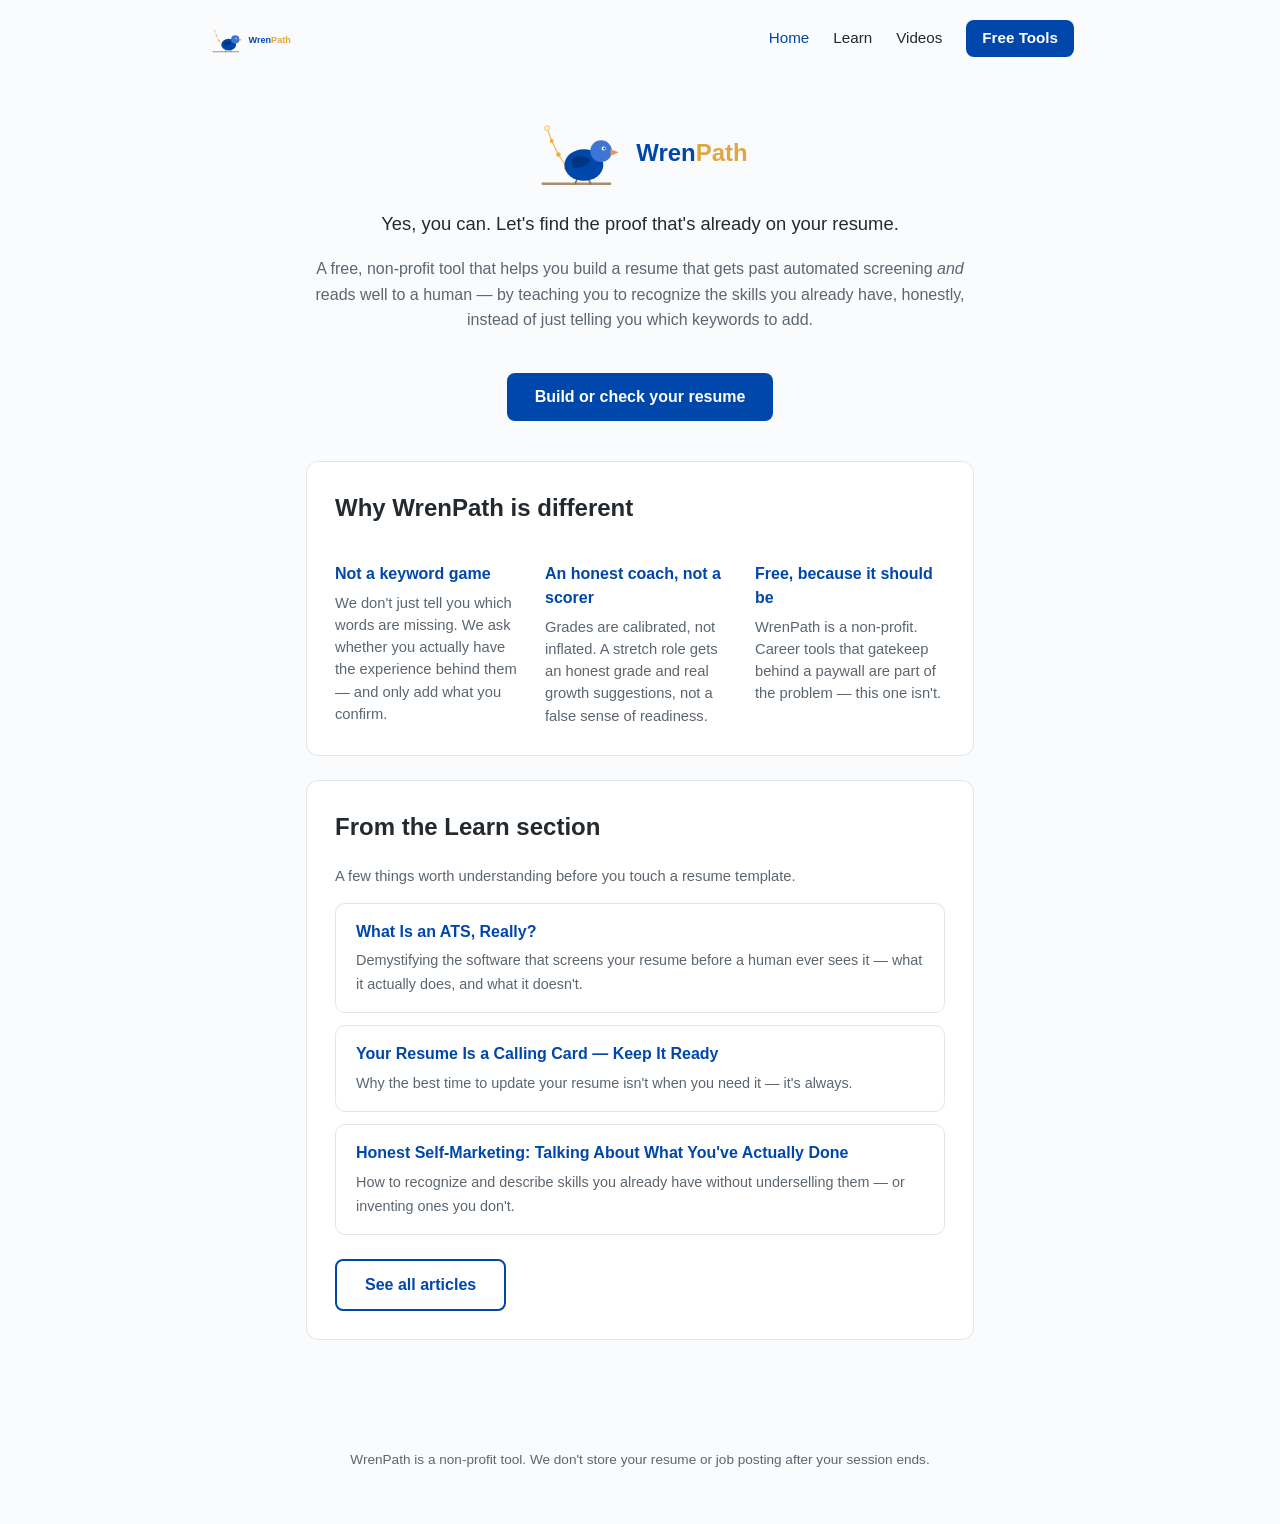
<file: frontend/index.html>
<!doctype html>
<html lang="en">
<head>
  <meta charset="utf-8" />
  <meta name="viewport" content="width=device-width, initial-scale=1" />
  <title>WrenPath — Honest resume coaching</title>
  <meta name="description" content="A free, non-profit tool that helps you build an ATS-friendly resume honestly — no keyword games, just real reflection on skills you already have." />
  <link rel="icon" type="image/svg+xml" href="favicon.svg" />
  <link rel="stylesheet" href="style.css" />
</head>
<body>
  <nav class="site-nav">
    <a href="index.html" class="nav-logo"><img src="logo.svg" alt="WrenPath" /></a>
    <div class="nav-links">
      <a href="index.html" class="nav-active">Home</a>
      <a href="learn.html">Learn</a>
      <a href="videos.html">Videos</a>
      <a href="tool.html" class="nav-cta">Free Tools</a>
    </div>
  </nav>

  <section class="hero">
    <img src="logo.svg" alt="WrenPath" class="hero-logo" />
    <p class="hero-tagline">Yes, you can. Let's find the proof that's already on your resume.</p>
    <p class="hero-sub">
      A free, non-profit tool that helps you build a resume that gets past automated
      screening <em>and</em> reads well to a human — by teaching you to recognize the
      skills you already have, honestly, instead of just telling you which keywords to add.
    </p>
    <a href="tool.html" class="btn-primary">Build or check your resume</a>
  </section>

  <main>
    <section class="card">
      <h2>Why WrenPath is different</h2>
      <div class="value-props">
        <div class="value-prop">
          <h3>Not a keyword game</h3>
          <p>We don't just tell you which words are missing. We ask whether you actually
          have the experience behind them — and only add what you confirm.</p>
        </div>
        <div class="value-prop">
          <h3>An honest coach, not a scorer</h3>
          <p>Grades are calibrated, not inflated. A stretch role gets an honest grade and
          real growth suggestions, not a false sense of readiness.</p>
        </div>
        <div class="value-prop">
          <h3>Free, because it should be</h3>
          <p>WrenPath is a non-profit. Career tools that gatekeep behind a paywall are
          part of the problem — this one isn't.</p>
        </div>
      </div>
    </section>

    <section class="card">
      <h2>From the Learn section</h2>
      <p class="hint">A few things worth understanding before you touch a resume template.</p>
      <div id="learn-teaser" class="article-list"></div>
      <a href="learn.html" class="btn-secondary">See all articles</a>
    </section>
  </main>

  <footer>
    <p>WrenPath is a non-profit tool. We don't store your resume or job posting after your session ends.</p>
  </footer>

  <script src="learn-data.js"></script>
  <script>
    const teaser = document.getElementById("learn-teaser");
    ARTICLES.slice(0, 3).forEach((a) => {
      const div = document.createElement("a");
      div.className = "article-card";
      div.href = `article.html?slug=${a.slug}`;
      div.innerHTML = `<strong>${a.title}</strong><span>${a.summary}</span>`;
      teaser.appendChild(div);
    });
  </script>
</body>
</html>
</file>
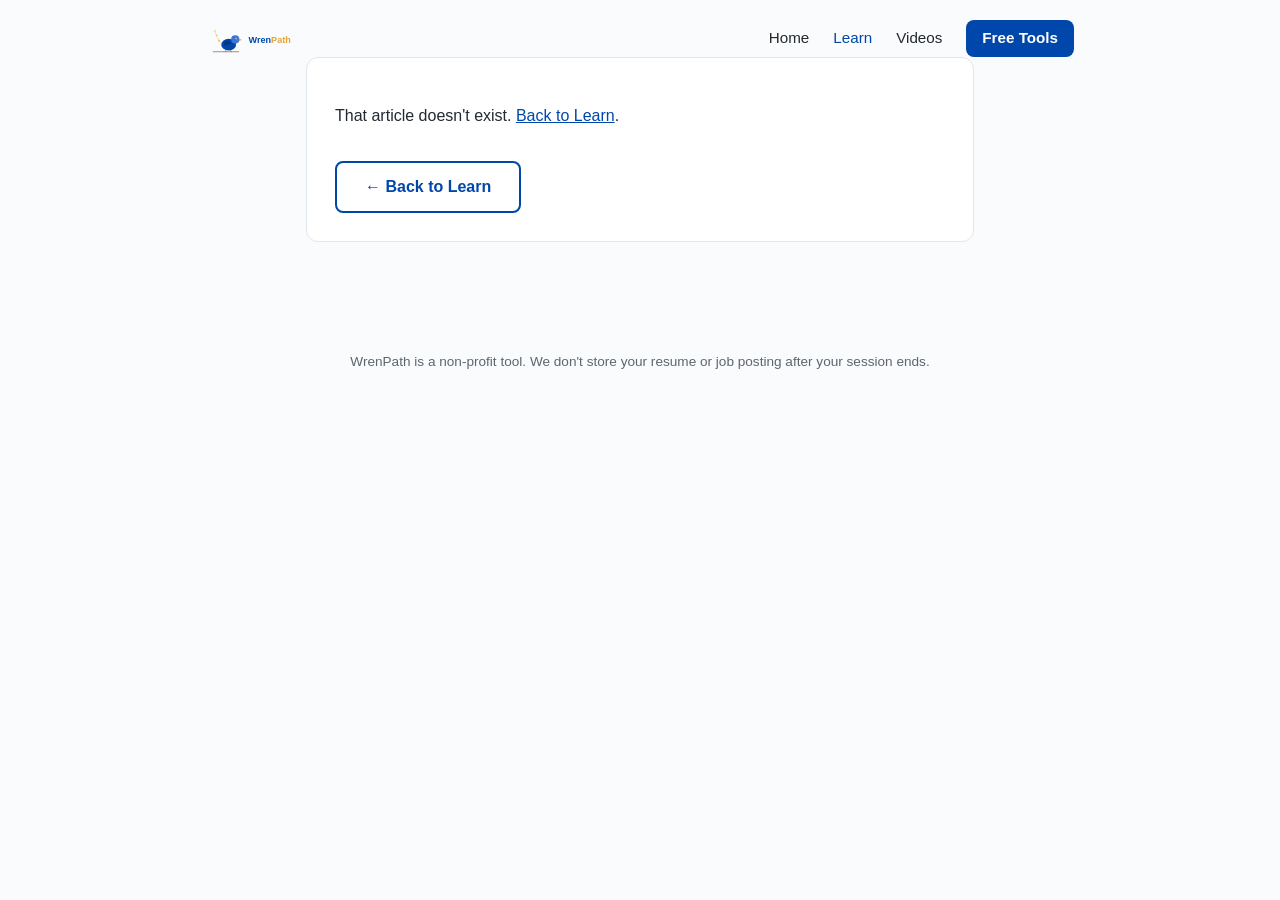
<file: frontend/article.html>
<!doctype html>
<html lang="en">
<head>
  <meta charset="utf-8" />
  <meta name="viewport" content="width=device-width, initial-scale=1" />
  <title>Article — WrenPath</title>
  <link rel="icon" type="image/svg+xml" href="favicon.svg" />
  <link rel="stylesheet" href="style.css" />
</head>
<body>
  <nav class="site-nav">
    <a href="index.html" class="nav-logo"><img src="logo.svg" alt="WrenPath" /></a>
    <div class="nav-links">
      <a href="index.html">Home</a>
      <a href="learn.html" class="nav-active">Learn</a>
      <a href="videos.html">Videos</a>
      <a href="tool.html" class="nav-cta">Free Tools</a>
    </div>
  </nav>

  <main>
    <section class="card">
      <div id="video-slot"></div>
      <div id="article-body" class="article-body">
        <p class="hint">Loading...</p>
      </div>
      <a href="learn.html" class="btn-secondary">&larr; Back to Learn</a>
    </section>
  </main>

  <footer>
    <p>WrenPath is a non-profit tool. We don't store your resume or job posting after your session ends.</p>
  </footer>

  <script src="learn-data.js"></script>
  <script src="markdown.js"></script>
  <script>
    const params = new URLSearchParams(window.location.search);
    const slug = params.get("slug");
    const bodyEl = document.getElementById("article-body");
    const videoSlot = document.getElementById("video-slot");

    const meta = ARTICLES.find((a) => a.slug === slug);

    if (!slug || !meta) {
      bodyEl.innerHTML = "<p>That article doesn't exist. <a href=\"learn.html\">Back to Learn</a>.</p>";
    } else {
      document.title = `${meta.title} — WrenPath`;

      if (meta.video_youtube_id) {
        videoSlot.innerHTML = `
          <div class="video-embed">
            <iframe src="https://www.youtube.com/embed/${meta.video_youtube_id}"
                    title="${meta.title}" allowfullscreen></iframe>
          </div>`;
      }

      fetch(`articles/${slug}.md`)
        .then((res) => {
          if (!res.ok) throw new Error("Article file not found.");
          return res.text();
        })
        .then((md) => {
          bodyEl.innerHTML = renderMarkdown(md);
        })
        .catch((err) => {
          bodyEl.innerHTML = `<p>Couldn't load this article. ${err.message}</p>`;
        });
    }
  </script>
</body>
</html>
</file>
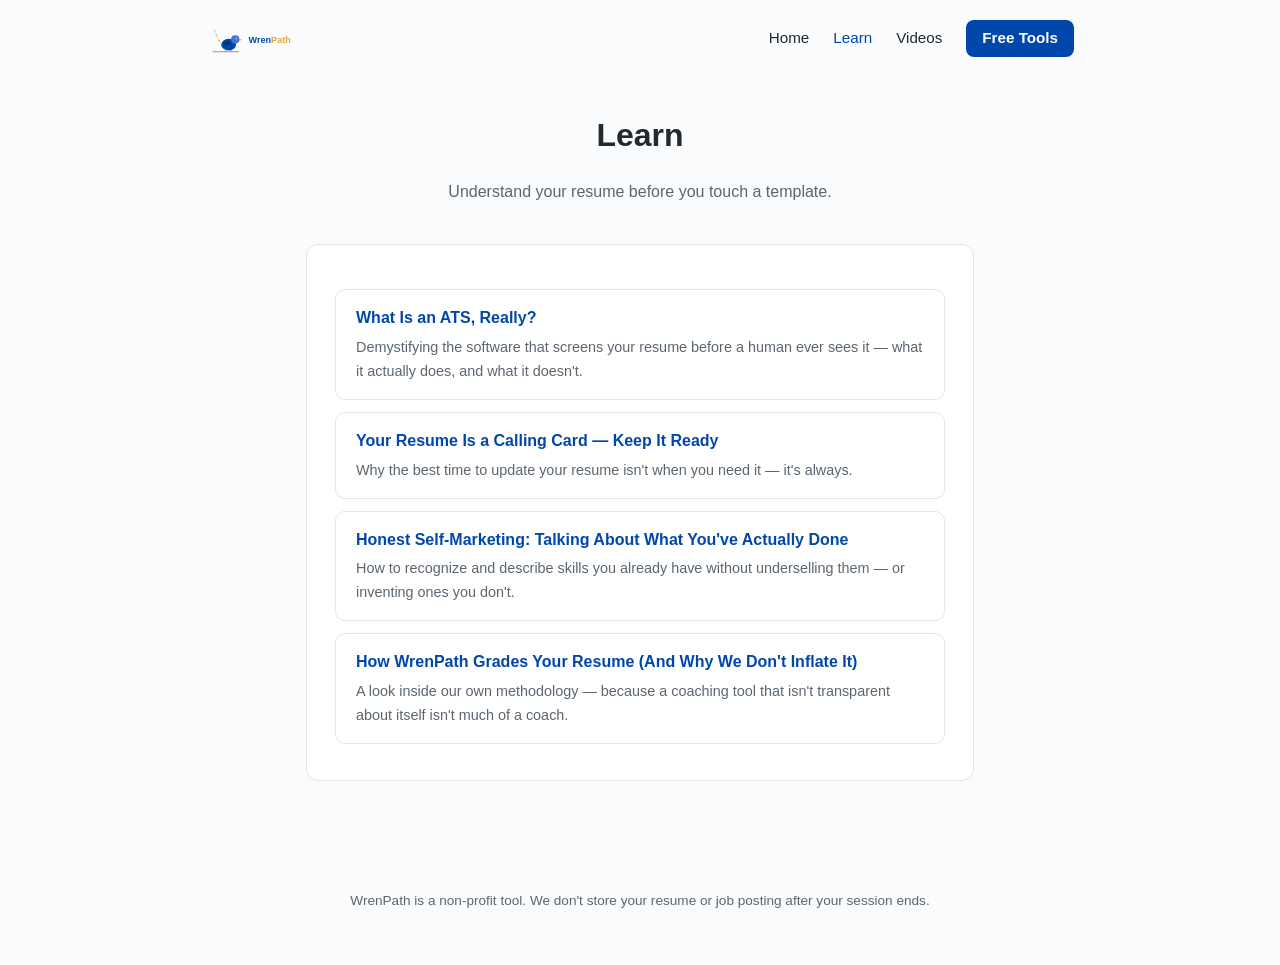
<file: frontend/learn.html>
<!doctype html>
<html lang="en">
<head>
  <meta charset="utf-8" />
  <meta name="viewport" content="width=device-width, initial-scale=1" />
  <title>Learn — WrenPath</title>
  <link rel="icon" type="image/svg+xml" href="favicon.svg" />
  <link rel="stylesheet" href="style.css" />
</head>
<body>
  <nav class="site-nav">
    <a href="index.html" class="nav-logo"><img src="logo.svg" alt="WrenPath" /></a>
    <div class="nav-links">
      <a href="index.html">Home</a>
      <a href="learn.html" class="nav-active">Learn</a>
      <a href="videos.html">Videos</a>
      <a href="tool.html" class="nav-cta">Free Tools</a>
    </div>
  </nav>

  <header class="page-header">
    <h1>Learn</h1>
    <p class="tagline">Understand your resume before you touch a template.</p>
  </header>

  <main>
    <section class="card">
      <div id="article-list" class="article-list"></div>
    </section>
  </main>

  <footer>
    <p>WrenPath is a non-profit tool. We don't store your resume or job posting after your session ends.</p>
  </footer>

  <script src="learn-data.js"></script>
  <script>
    const list = document.getElementById("article-list");
    ARTICLES.forEach((a) => {
      const div = document.createElement("a");
      div.className = "article-card";
      div.href = `article.html?slug=${a.slug}`;
      div.innerHTML = `<strong>${a.title}</strong><span>${a.summary}</span>`;
      list.appendChild(div);
    });
  </script>
</body>
</html>
</file>
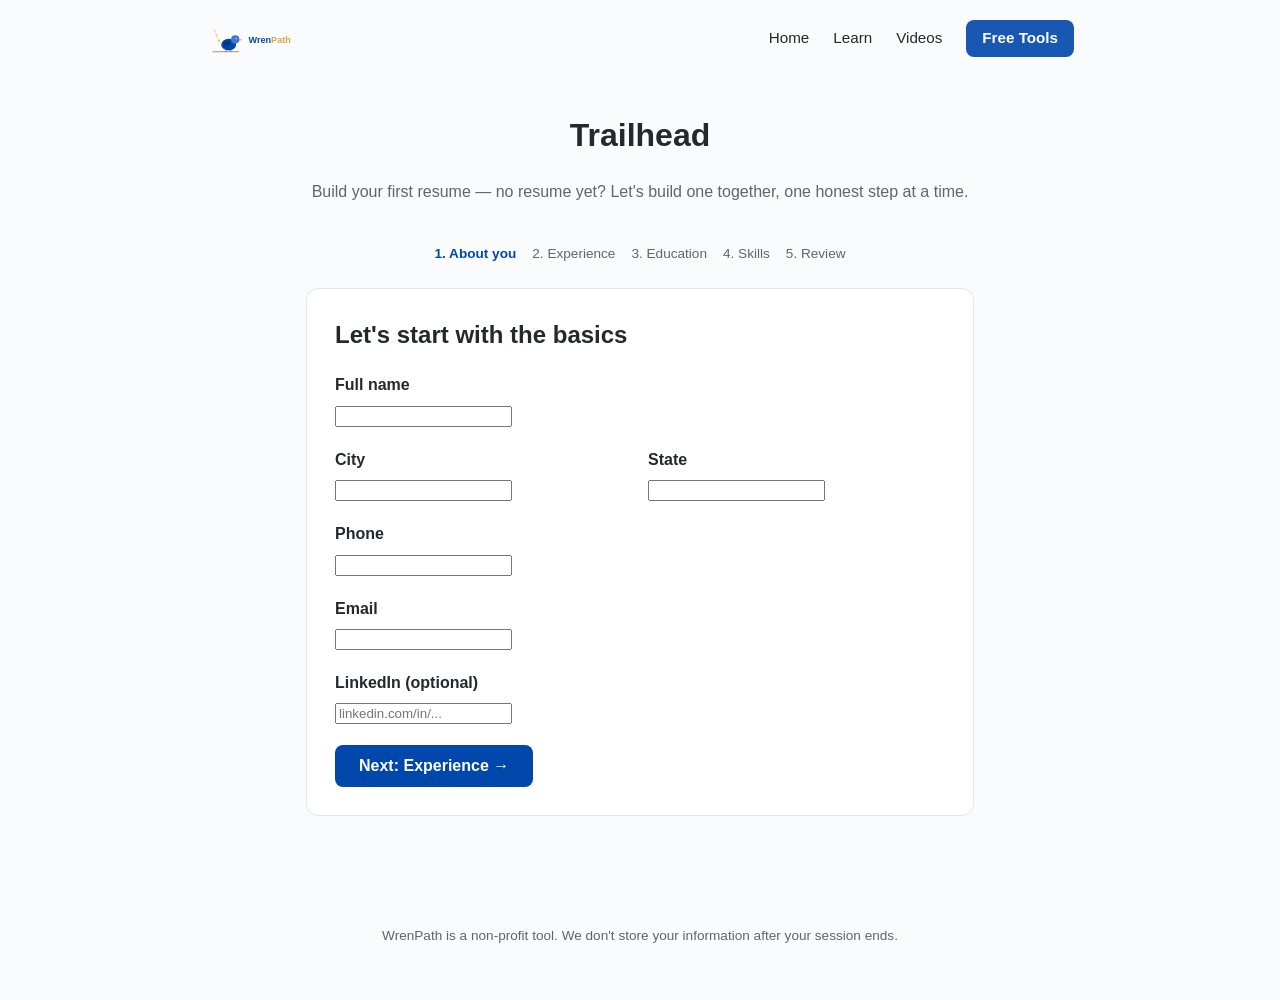
<file: frontend/scratch.html>
<!doctype html>
<html lang="en">
<head>
  <meta charset="utf-8" />
  <meta name="viewport" content="width=device-width, initial-scale=1" />
  <title>Trailhead: Build your first resume — WrenPath</title>
  <link rel="icon" type="image/svg+xml" href="favicon.svg" />
  <link rel="stylesheet" href="style.css" />
</head>
<body>
  <nav class="site-nav">
    <a href="index.html" class="nav-logo"><img src="logo.svg" alt="WrenPath" /></a>
    <div class="nav-links">
      <a href="index.html">Home</a>
      <a href="learn.html">Learn</a>
      <a href="videos.html">Videos</a>
      <a href="tool.html" class="nav-cta nav-active">Free Tools</a>
    </div>
  </nav>

  <header class="page-header">
    <h1>Trailhead</h1>
    <p class="tagline">Build your first resume — no resume yet? Let's build one together, one honest step at a time.</p>
  </header>

  <main>
    <div class="wizard-progress" id="wizard-progress">
      <span class="wizard-step-label active" data-step="basics">1. About you</span>
      <span class="wizard-step-label" data-step="experience">2. Experience</span>
      <span class="wizard-step-label" data-step="education">3. Education</span>
      <span class="wizard-step-label" data-step="skills">4. Skills</span>
      <span class="wizard-step-label" data-step="review">5. Review</span>
    </div>

    <!-- Step 1: Basics -->
    <section class="card wizard-step" id="step-basics">
      <h2>Let's start with the basics</h2>
      <form id="basics-form">
        <label class="field"><span>Full name</span><input type="text" id="basics-name" required /></label>
        <div class="field-row">
          <label class="field"><span>City</span><input type="text" id="basics-city" /></label>
          <label class="field"><span>State</span><input type="text" id="basics-state" /></label>
        </div>
        <label class="field"><span>Phone</span><input type="tel" id="basics-phone" /></label>
        <label class="field"><span>Email</span><input type="email" id="basics-email" required /></label>
        <label class="field"><span>LinkedIn (optional)</span><input type="text" id="basics-linkedin" placeholder="linkedin.com/in/..." /></label>
        <button type="submit">Next: Experience &rarr;</button>
      </form>
    </section>

    <!-- Step 2: Experience -->
    <section class="card wizard-step" id="step-experience" hidden>
      <h2>Tell us about your experience</h2>
      <p class="hint">This can be a job, volunteer work, or a school activity like a club or team. Add as many as you have — even one is a great start.</p>

      <div id="experience-list"></div>

      <div id="entry-form-wrap" class="entry-form-card">
        <h3>Add an experience</h3>
        <form id="entry-form">
          <label class="field">
            <span>What kind of experience is this?</span>
            <select id="entry-type">
              <option value="work">Job</option>
              <option value="volunteer">Volunteer</option>
              <option value="school">School activity / club</option>
            </select>
          </label>
          <label class="field"><span>Title or role</span><input type="text" id="entry-title" placeholder="e.g. Cashier, Volunteer Tutor, Club President" required /></label>
          <label class="field"><span>Organization, school, or place</span><input type="text" id="entry-org" required /></label>
          <label class="field"><span>Location (optional)</span><input type="text" id="entry-location" placeholder="City, ST" /></label>
          <label class="field"><span>When?</span><input type="text" id="entry-dates" placeholder='e.g. "Jun 2024 – Present" or "2023"' /></label>
          <label class="field">
            <span>In your own words, what did you do there?</span>
            <textarea id="entry-description" rows="4" placeholder="Just describe it naturally — we'll help turn it into resume language." required></textarea>
          </label>
          <button type="submit" id="entry-submit-btn">Add this experience</button>
        </form>
        <div id="entry-error" class="error" hidden></div>
      </div>

      <div id="entry-loading" class="hint" hidden>Thinking about your role and looking up what it typically involves — this takes about <span class="loading-emphasis">30-60 seconds</span>. Please don't refresh or close this page while we work.</div>

      <div id="entry-review" class="entry-form-card" hidden>
        <h3>Here's what we drafted from what you told us</h3>
        <ul id="entry-drafted-bullets"></ul>
        <p class="hint">A few things people in similar roles often also do. Only say yes if it's true for you:</p>
        <div id="entry-questions"></div>
        <div class="button-row">
          <button type="button" id="entry-confirm-btn">Looks good, add it</button>
          <button type="button" id="entry-discard-btn" class="btn-secondary">Discard this one</button>
        </div>
      </div>

      <button type="button" id="experience-continue-btn" class="btn-secondary">Continue to Education &rarr;</button>
    </section>

    <!-- Step 3: Education -->
    <section class="card wizard-step" id="step-education" hidden>
      <h2>Education</h2>
      <p class="hint">High school, college, trade school — whatever applies. Add as many as you like, or skip if none yet.</p>
      <div id="education-list"></div>
      <form id="education-form">
        <label class="field"><span>Degree or level</span><input type="text" id="edu-degree" placeholder="e.g. High School Diploma, Some College" required /></label>
        <label class="field"><span>School name</span><input type="text" id="edu-school" required /></label>
        <label class="field"><span>City, State (optional)</span><input type="text" id="edu-location" /></label>
        <label class="field"><span>Graduation (or "Expected 2027", or "In Progress")</span><input type="text" id="edu-date" /></label>
        <button type="submit">Add education</button>
      </form>
      <button type="button" id="education-continue-btn" class="btn-secondary">Continue to Skills &rarr;</button>
    </section>

    <!-- Step 4: Skills -->
    <section class="card wizard-step" id="step-skills" hidden>
      <h2>Any skills you already know you have?</h2>
      <p class="hint">Optional — type any that come to mind, one at a time. We'll also suggest a few more based on your experience in the next step.</p>
      <form id="skill-form">
        <label class="field"><span>Skill</span><input type="text" id="skill-input" placeholder="e.g. Bilingual, Microsoft Excel" /></label>
        <button type="submit">Add skill</button>
      </form>
      <ul id="skills-list" class="tag-list"></ul>
      <button type="button" id="skills-continue-btn" class="btn-secondary">Continue to Review &rarr;</button>
    </section>

    <!-- Step 5: Review -->
    <section class="card wizard-step" id="step-review" hidden>
      <h2>Almost done</h2>
      <div id="review-loading" class="hint">Putting together a summary and a few more skill ideas — this takes about <span class="loading-emphasis">30-60 seconds</span>. Please don't refresh or close this page while we work.</div>
      <div id="review-content" hidden>
        <label class="field">
          <span>Professional summary (edit as you like)</span>
          <textarea id="review-summary" rows="4"></textarea>
        </label>
        <div class="report-block">
          <h3>Suggested additional skills — check any that are true</h3>
          <div id="suggested-skills-list"></div>
        </div>
        <label class="field checkbox-field">
          <input type="checkbox" id="ats-mode" />
          <span>Use single-column layout (safer for automated ATS scanners)</span>
        </label>
        <button type="button" id="generate-btn">Generate my resume</button>
        <div id="generate-error" class="error" hidden></div>
        <div id="generate-success" class="success" hidden></div>
        <button type="button" id="finish-btn" class="btn-finish" hidden>I'm done — back to homepage</button>
      </div>
    </section>
  </main>

  <footer>
    <p>WrenPath is a non-profit tool. We don't store your information after your session ends.</p>
  </footer>

  <script src="scratch.js"></script>
</body>
</html>
</file>
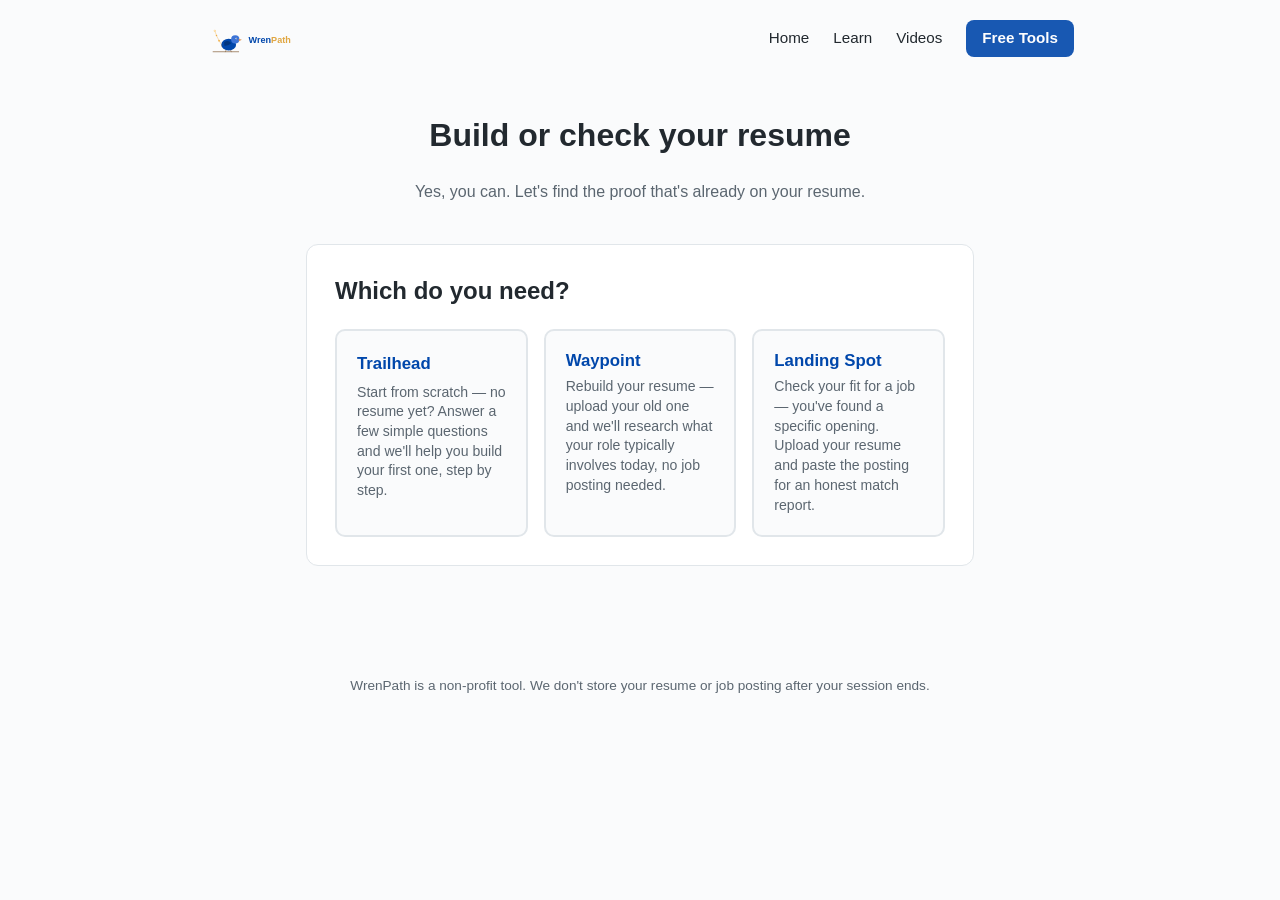
<file: frontend/tool.html>
<!doctype html>
<html lang="en">
<head>
  <meta charset="utf-8" />
  <meta name="viewport" content="width=device-width, initial-scale=1" />
  <title>Use the tool — WrenPath</title>
  <link rel="icon" type="image/svg+xml" href="favicon.svg" />
  <link rel="stylesheet" href="style.css" />
</head>
<body>
  <nav class="site-nav">
    <a href="index.html" class="nav-logo"><img src="logo.svg" alt="WrenPath" /></a>
    <div class="nav-links">
      <a href="index.html">Home</a>
      <a href="learn.html">Learn</a>
      <a href="videos.html">Videos</a>
      <a href="tool.html" class="nav-cta nav-active">Free Tools</a>
    </div>
  </nav>

  <header class="page-header">
    <h1>Build or check your resume</h1>
    <p class="tagline">Yes, you can. Let's find the proof that's already on your resume.</p>
  </header>

  <main>
    <section id="step-mode" class="card">
      <h2>Which do you need?</h2>
      <div class="mode-choices">
        <a href="scratch.html" class="mode-btn">
          <strong>Trailhead</strong>
          <span>Start from scratch — no resume yet? Answer a few simple questions and we'll help you build your first one, step by step.</span>
        </a>
        <button type="button" class="mode-btn" id="mode-build" data-mode="build">
          <strong>Waypoint</strong>
          <span>Rebuild your resume — upload your old one and we'll research what your role typically involves today, no job posting needed.</span>
        </button>
        <button type="button" class="mode-btn" id="mode-analyze" data-mode="analyze">
          <strong>Landing Spot</strong>
          <span>Check your fit for a job — you've found a specific opening. Upload your resume and paste the posting for an honest match report.</span>
        </button>
      </div>
    </section>

    <section id="step-upload" class="card" hidden>
      <h2 id="upload-heading">1. Tell us about you</h2>
      <p class="hint" id="upload-hint"></p>
      <form id="analyze-form">
        <label class="field">
          <span>Your current resume (.docx, .pdf, or .txt)</span>
          <input type="file" id="resume-file" accept=".docx,.pdf,.txt" required />
        </label>
        <label class="field" id="job-posting-field">
          <span>Job posting text</span>
          <textarea id="job-posting" rows="10" placeholder="Paste the full job posting here..."></textarea>
        </label>
        <button type="submit" id="analyze-btn">Analyze my resume</button>
      </form>
      <div id="analyze-error" class="error" hidden></div>
    </section>

    <section id="step-loading" class="card" hidden>
      <p id="loading-text">Reading your resume and researching the role — this takes about <span class="loading-emphasis">30-60 seconds</span>. Please don't refresh or close this page while we work.</p>
    </section>

    <section id="step-results" class="card" hidden>
      <h2>2. Your honest report</h2>

      <div id="match-mode-results">
        <div id="grade-badge"></div>
        <p id="grade-rationale"></p>

        <div class="report-block">
          <h3>What's already strong</h3>
          <ul id="strengths-list"></ul>
        </div>

        <div class="report-block">
          <h3>Gaps against what this role usually requires</h3>
          <ul id="gaps-list"></ul>
        </div>

        <div class="report-block" id="flags-block" hidden>
          <h3>"Same word, different job" flags</h3>
          <p class="hint">Words that match on paper but mean something different in context.</p>
          <ul id="flags-list"></ul>
        </div>

        <div class="report-block">
          <h3>How to genuinely grow toward this role</h3>
          <ul id="growth-list"></ul>
        </div>

        <p id="fit-note" class="hint"></p>
      </div>

      <div id="build-mode-results" class="report-block" hidden>
        <h3>What we found</h3>
        <p id="role-research-summary"></p>
      </div>
    </section>

    <section id="step-questions" class="card" hidden>
      <h2>3. Be honest with yourself</h2>
      <p class="hint">
        Based on what this kind of role usually involves, here are a few things
        to check against your real experience. Only say yes if it's true —
        we never add anything you don't confirm.
      </p>
      <div id="questions-list"></div>

      <label class="field checkbox-field">
        <input type="checkbox" id="ats-mode" />
        <span>Use single-column layout (safer for automated ATS scanners)</span>
      </label>

      <button type="button" id="generate-btn">Generate my resume</button>
      <div id="generate-error" class="error" hidden></div>
      <div id="generate-success" class="success" hidden></div>
      <button type="button" id="finish-btn" class="btn-finish" hidden>I'm done — back to homepage</button>
    </section>
  </main>

  <footer>
    <p>WrenPath is a non-profit tool. We don't store your resume or job posting after your session ends.</p>
  </footer>

  <script src="app.js"></script>
</body>
</html>
</file>
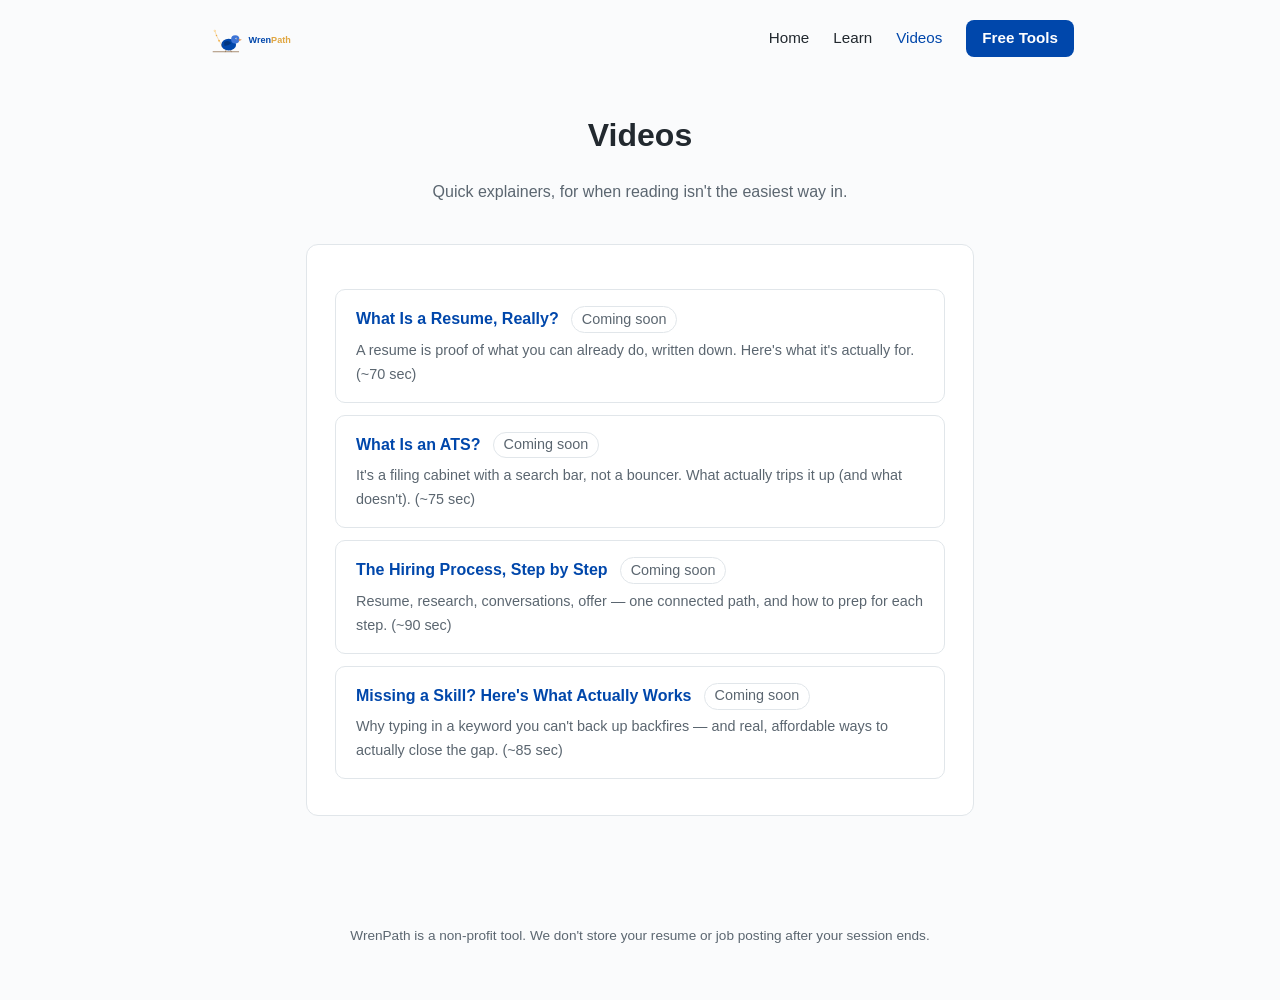
<file: frontend/videos.html>
<!doctype html>
<html lang="en">
<head>
  <meta charset="utf-8" />
  <meta name="viewport" content="width=device-width, initial-scale=1" />
  <title>Videos — WrenPath</title>
  <link rel="icon" type="image/svg+xml" href="favicon.svg" />
  <link rel="stylesheet" href="style.css" />
</head>
<body>
  <nav class="site-nav">
    <a href="index.html" class="nav-logo"><img src="logo.svg" alt="WrenPath" /></a>
    <div class="nav-links">
      <a href="index.html">Home</a>
      <a href="learn.html">Learn</a>
      <a href="videos.html" class="nav-active">Videos</a>
      <a href="tool.html" class="nav-cta">Free Tools</a>
    </div>
  </nav>

  <header class="page-header">
    <h1>Videos</h1>
    <p class="tagline">Quick explainers, for when reading isn't the easiest way in.</p>
  </header>

  <main>
    <section class="card">
      <div id="video-list" class="article-list"></div>
    </section>
  </main>

  <footer>
    <p>WrenPath is a non-profit tool. We don't store your resume or job posting after your session ends.</p>
  </footer>

  <script src="videos-data.js"></script>
  <script>
    const list = document.getElementById("video-list");
    VIDEOS.forEach((v) => {
      const card = document.createElement("div");
      card.className = "article-card video-card";

      if (v.youtube_id) {
        card.innerHTML = `
          <strong>${v.title}</strong>
          <span>${v.summary}</span>
          <div class="video-embed">
            <iframe src="https://www.youtube.com/embed/${v.youtube_id}"
                    title="${v.title}" allowfullscreen></iframe>
          </div>`;
      } else {
        card.innerHTML = `
          <strong>${v.title} <span class="coming-soon">Coming soon</span></strong>
          <span>${v.summary} (${v.duration})</span>`;
      }
      list.appendChild(card);
    });
  </script>
</body>
</html>
</file>
<file: frontend/style.css>
:root {
  --blue: #0047ab; /* Cobalt Blue */
  --blue-light: #d3e0f5;
  --ink: #22292f;
  --muted: #5b6670;
  --bg: #fafbfc;
  --card-bg: #ffffff;
  --border: #e1e6ea;
  --error: #b3261e;
  --gold: #f0ac3f; /* matches the logo's node-trail accent */
  --gold-ink: #4a3200;
}

@media (prefers-color-scheme: dark) {
  :root {
    --blue: #5087e0; /* brighter cobalt for legibility against near-black */
    --blue-light: #23375c;
    --ink: #e8ecef;
    --muted: #a7b0b8;
    --bg: #14181b;
    --card-bg: #1c2226;
    --border: #2b3338;
    --gold: #fbd490;
    --gold-ink: #2c1f00;
  }
}

* { box-sizing: border-box; }

[hidden] { display: none !important; }

body {
  margin: 0;
  font-family: -apple-system, "Segoe UI", Roboto, Helvetica, Arial, sans-serif;
  background: var(--bg);
  color: var(--ink);
  line-height: 1.5;
}

.site-nav {
  display: flex;
  align-items: center;
  justify-content: space-between;
  max-width: 900px;
  margin: 0 auto;
  padding: 1.25rem 1rem 0;
}

.nav-logo {
  font-weight: 700;
  font-size: 1.15rem;
  color: var(--blue);
  text-decoration: none;
  display: flex;
  align-items: center;
}

.nav-logo img {
  height: 34px;
  width: auto;
  display: block;
}

.nav-links {
  display: flex;
  align-items: center;
  gap: 1.5rem;
}

.nav-links a {
  color: var(--ink);
  text-decoration: none;
  font-size: 0.95rem;
}

.nav-links a:hover,
.nav-links a.nav-active {
  color: var(--blue);
}

.nav-links a.nav-cta {
  background: var(--blue);
  color: white;
  padding: 0.45rem 1rem;
  border-radius: 8px;
  font-weight: 600;
}

.nav-links a.nav-cta:hover,
.nav-links a.nav-cta.nav-active {
  color: white;
  opacity: 0.9;
}

.site-header,
.page-header {
  text-align: center;
  padding: 2rem 1rem 1.5rem;
}

.wordmark {
  font-size: 2rem;
  font-weight: 700;
  color: var(--blue);
}

.tagline {
  color: var(--muted);
  margin-top: 0.25rem;
}

.hero {
  text-align: center;
  padding: 3rem 1rem 2.5rem;
  max-width: 700px;
  margin: 0 auto;
}

.hero .wordmark {
  font-size: 2.75rem;
}

.hero-logo {
  height: 90px;
  width: auto;
}

.hero-tagline {
  font-size: 1.15rem;
  color: var(--ink);
  margin-top: 0.5rem;
}

.hero-sub {
  color: var(--muted);
  margin-top: 1rem;
  line-height: 1.6;
}

.btn-primary,
.btn-secondary {
  display: inline-block;
  text-decoration: none;
  border-radius: 8px;
  padding: 0.75rem 1.75rem;
  font-weight: 600;
  margin-top: 1.5rem;
}

.btn-primary {
  background: var(--blue);
  color: white;
}
.btn-primary:hover { opacity: 0.9; }

.btn-secondary {
  background: transparent;
  color: var(--blue);
  border: 2px solid var(--blue);
  margin-top: 1rem;
}
.btn-secondary:hover { opacity: 0.85; }

.btn-finish {
  display: inline-block;
  border: none;
  border-radius: 8px;
  padding: 0.75rem 1.75rem;
  font-weight: 700;
  margin-top: 1rem;
  background: var(--gold);
  color: var(--gold-ink);
}
.btn-finish:hover { opacity: 0.88; }

main {
  max-width: 700px;
  margin: 0 auto;
  padding: 0 1rem 3rem;
}

.value-props {
  display: flex;
  flex-direction: column;
  gap: 1.25rem;
  margin-top: 1rem;
}

@media (min-width: 640px) {
  .value-props { flex-direction: row; }
}

.value-prop { flex: 1; }
.value-prop h3 {
  color: var(--blue);
  font-size: 1rem;
  margin-bottom: 0.4rem;
}
.value-prop p {
  color: var(--muted);
  font-size: 0.92rem;
  line-height: 1.5;
  margin: 0;
}

.article-list {
  display: flex;
  flex-direction: column;
  gap: 0.75rem;
  margin: 1rem 0 0.5rem;
}

.article-card {
  display: block;
  text-decoration: none;
  border: 1px solid var(--border);
  border-radius: 10px;
  padding: 1rem 1.25rem;
  color: var(--ink);
}

.article-card:hover { border-color: var(--blue); }

.article-card strong {
  display: block;
  color: var(--blue);
  margin-bottom: 0.3rem;
}

.article-card span {
  color: var(--muted);
  font-size: 0.9rem;
}

.video-card { cursor: default; }
.video-card:hover { border-color: var(--border); }

.coming-soon {
  display: inline-block;
  color: var(--muted);
  font-weight: 400;
  font-size: 0.75rem;
  border: 1px solid var(--border);
  border-radius: 999px;
  padding: 0.1rem 0.6rem;
  margin-left: 0.5rem;
  vertical-align: middle;
}

.article-body {
  line-height: 1.7;
}

.article-body h1 { font-size: 1.6rem; }
.article-body h2 { font-size: 1.25rem; margin-top: 1.75rem; }
.article-body p { margin: 1rem 0; }
.article-body ul, .article-body ol { padding-left: 1.4rem; }
.article-body a { color: var(--blue); }

.video-embed {
  position: relative;
  width: 100%;
  padding-bottom: 56.25%;
  height: 0;
  margin: 1.5rem 0;
  border-radius: 10px;
  overflow: hidden;
}

.video-embed iframe {
  position: absolute;
  top: 0; left: 0;
  width: 100%; height: 100%;
  border: 0;
}

.card {
  background: var(--card-bg);
  border: 1px solid var(--border);
  border-radius: 12px;
  padding: 1.75rem;
  margin-bottom: 1.5rem;
}

h2 {
  margin-top: 0;
}

.hint {
  color: var(--muted);
  font-size: 0.92rem;
}

.field {
  display: block;
  margin-bottom: 1.25rem;
}

.field span {
  display: block;
  font-weight: 600;
  margin-bottom: 0.4rem;
}

.field input[type="file"],
.field textarea {
  width: 100%;
  padding: 0.6rem;
  border: 1px solid var(--border);
  border-radius: 8px;
  font-family: inherit;
  font-size: 0.95rem;
  background: var(--bg);
  color: var(--ink);
}

.mode-choices {
  display: flex;
  flex-direction: column;
  gap: 1rem;
}

@media (min-width: 560px) {
  .mode-choices { flex-direction: row; }
}

.mode-btn {
  flex: 1;
  display: flex;
  flex-direction: column;
  align-items: flex-start;
  gap: 0.4rem;
  text-align: left;
  text-decoration: none;
  background: var(--bg);
  color: var(--ink);
  border: 2px solid var(--border);
  border-radius: 10px;
  padding: 1.25rem;
  font-weight: 400;
  cursor: pointer;
}

.mode-btn:hover {
  border-color: var(--blue);
  opacity: 1;
}

.mode-btn strong {
  font-size: 1.05rem;
  color: var(--blue);
}

.mode-btn span {
  color: var(--muted);
  font-size: 0.88rem;
  line-height: 1.4;
}

.checkbox-field {
  display: flex;
  align-items: center;
  gap: 0.5rem;
}
.checkbox-field input { width: auto; }

button {
  background: var(--blue);
  color: white;
  border: none;
  border-radius: 8px;
  padding: 0.75rem 1.5rem;
  font-size: 1rem;
  font-weight: 600;
  cursor: pointer;
}
button:hover { opacity: 0.9; }
button:disabled { opacity: 0.5; cursor: not-allowed; }

.error {
  color: var(--error);
  margin-top: 0.75rem;
  font-size: 0.92rem;
}

.loading-emphasis {
  color: var(--error);
  font-weight: 700;
}

.success {
  color: var(--blue);
  margin-top: 0.75rem;
  font-size: 0.92rem;
}

#grade-badge {
  display: inline-block;
  font-size: 1.5rem;
  font-weight: 800;
  padding: 0.3rem 1rem;
  border-radius: 8px;
  background: var(--blue-light);
  color: var(--ink);
  margin-bottom: 0.5rem;
}

.report-block {
  margin-top: 1.5rem;
}

.report-block h3 {
  margin-bottom: 0.5rem;
  font-size: 1.05rem;
}

.report-block ul {
  padding-left: 1.2rem;
}

.report-block li {
  margin-bottom: 0.5rem;
}

.gap-status {
  font-weight: 700;
  text-transform: uppercase;
  font-size: 0.75rem;
  margin-right: 0.4rem;
}

.flag-term {
  font-weight: 700;
}

.question-card {
  border: 1px solid var(--border);
  border-radius: 10px;
  padding: 1rem;
  margin-bottom: 1rem;
}

.question-card p {
  margin-top: 0;
  font-weight: 600;
}

.question-options {
  display: flex;
  gap: 1.5rem;
}

.question-options label {
  display: flex;
  align-items: center;
  gap: 0.35rem;
  cursor: pointer;
  font-weight: 400;
}

footer {
  text-align: center;
  color: var(--muted);
  font-size: 0.85rem;
  padding: 1.5rem 1rem 2.5rem;
}

/* --- Start-from-scratch wizard --- */

.wizard-progress {
  display: flex;
  flex-wrap: wrap;
  gap: 0.5rem 1rem;
  justify-content: center;
  margin-bottom: 1.5rem;
  font-size: 0.85rem;
}

.wizard-step-label {
  color: var(--muted);
}

.wizard-step-label.active {
  color: var(--blue);
  font-weight: 700;
}

.field-row {
  display: flex;
  gap: 1rem;
}

.field-row .field {
  flex: 1;
}

.entry-form-card {
  border: 1px dashed var(--border);
  border-radius: 10px;
  padding: 1.25rem;
  margin-top: 1rem;
}

.entry-form-card h3 {
  margin-top: 0;
  font-size: 1rem;
}

.button-row {
  display: flex;
  gap: 0.75rem;
  flex-wrap: wrap;
}

.button-row .btn-secondary {
  margin-top: 0;
}

.entry-summary-card {
  border: 1px solid var(--border);
  border-radius: 10px;
  padding: 1rem 1.25rem;
  margin-bottom: 1rem;
}

.entry-summary-header {
  display: flex;
  justify-content: space-between;
  align-items: center;
  gap: 1rem;
}

.entry-remove-btn {
  background: transparent;
  color: var(--error);
  border: 1px solid var(--error);
  border-radius: 6px;
  padding: 0.2rem 0.6rem;
  font-size: 0.8rem;
  font-weight: 600;
  cursor: pointer;
}

.tag-list {
  list-style: none;
  padding: 0;
  display: flex;
  flex-wrap: wrap;
  gap: 0.5rem;
  margin: 0.75rem 0 1.5rem;
}

.skill-tag {
  background: var(--blue-light);
  color: var(--ink);
  border-radius: 999px;
  padding: 0.35rem 0.5rem 0.35rem 0.9rem;
  font-size: 0.88rem;
  display: flex;
  align-items: center;
  gap: 0.4rem;
}

.skill-tag button {
  background: none;
  border: none;
  color: var(--muted);
  font-size: 1rem;
  cursor: pointer;
  line-height: 1;
  padding: 0 0.2rem;
}
</file>
